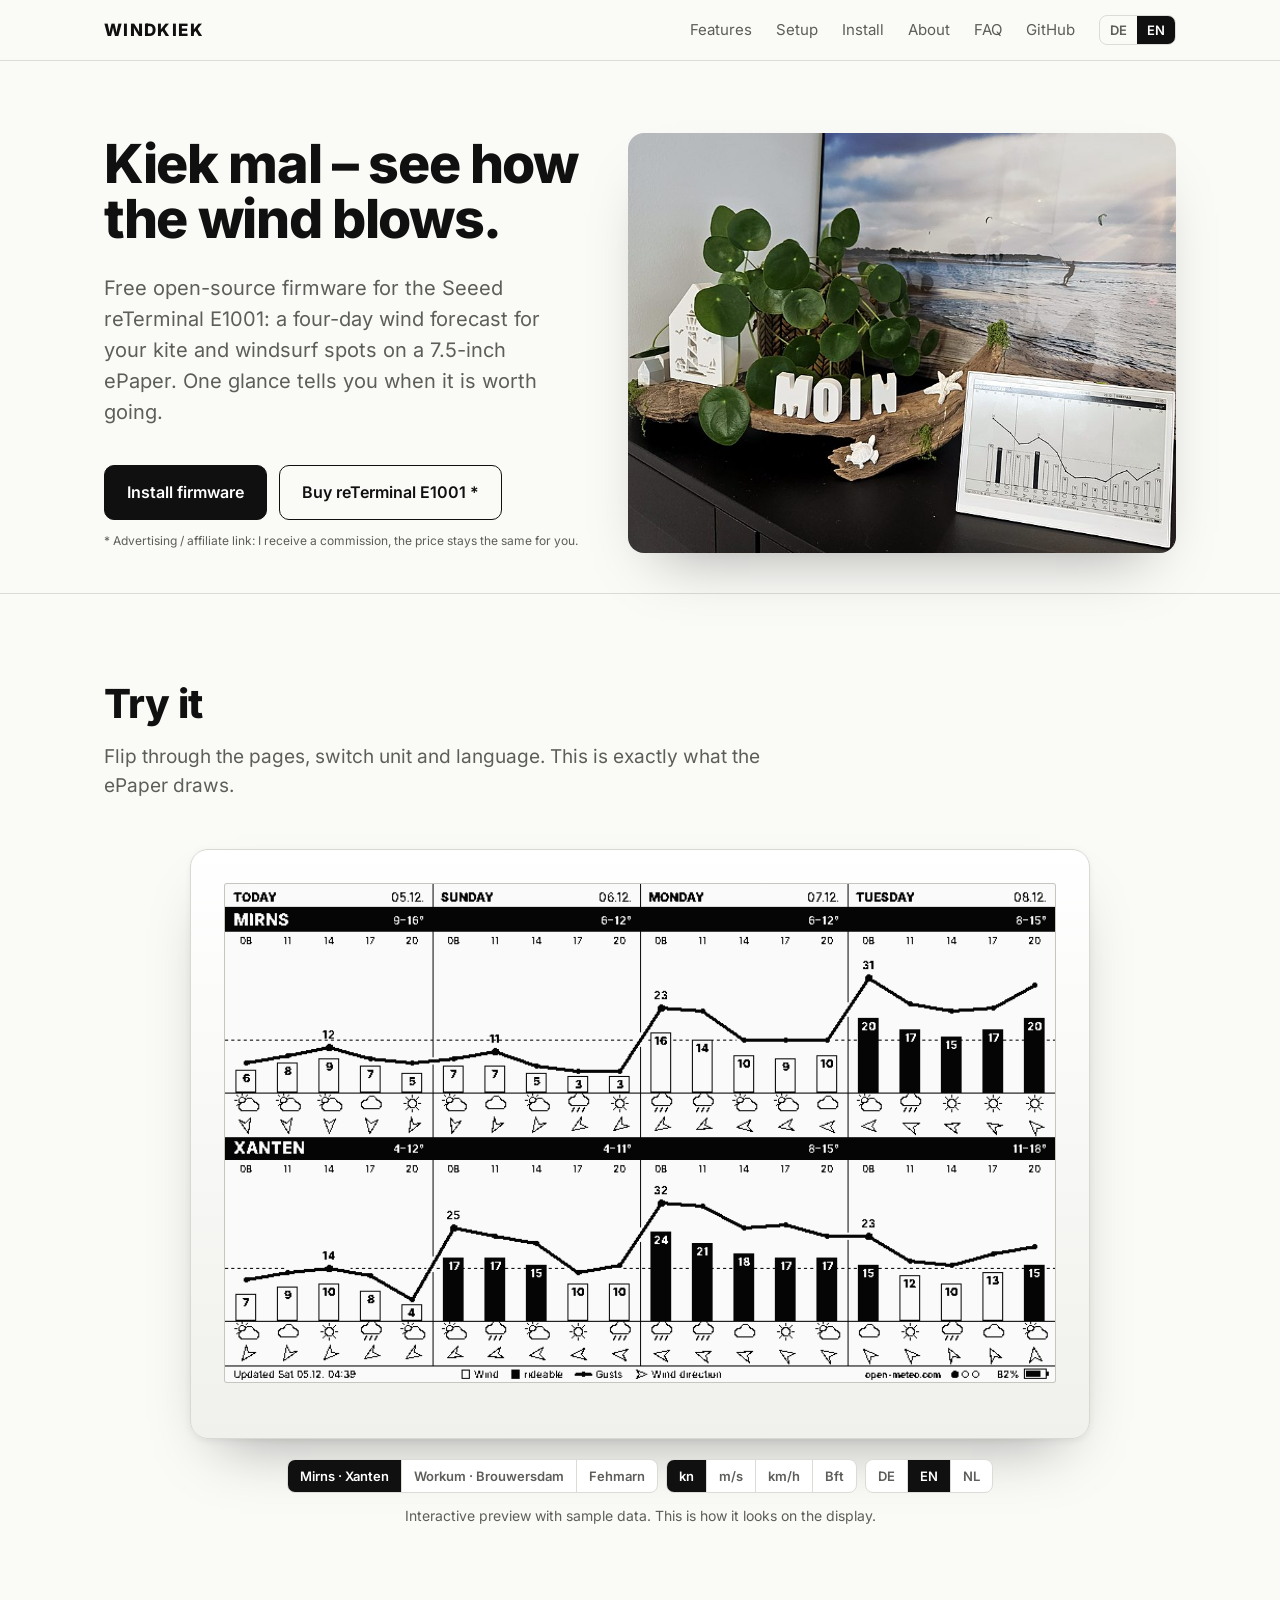
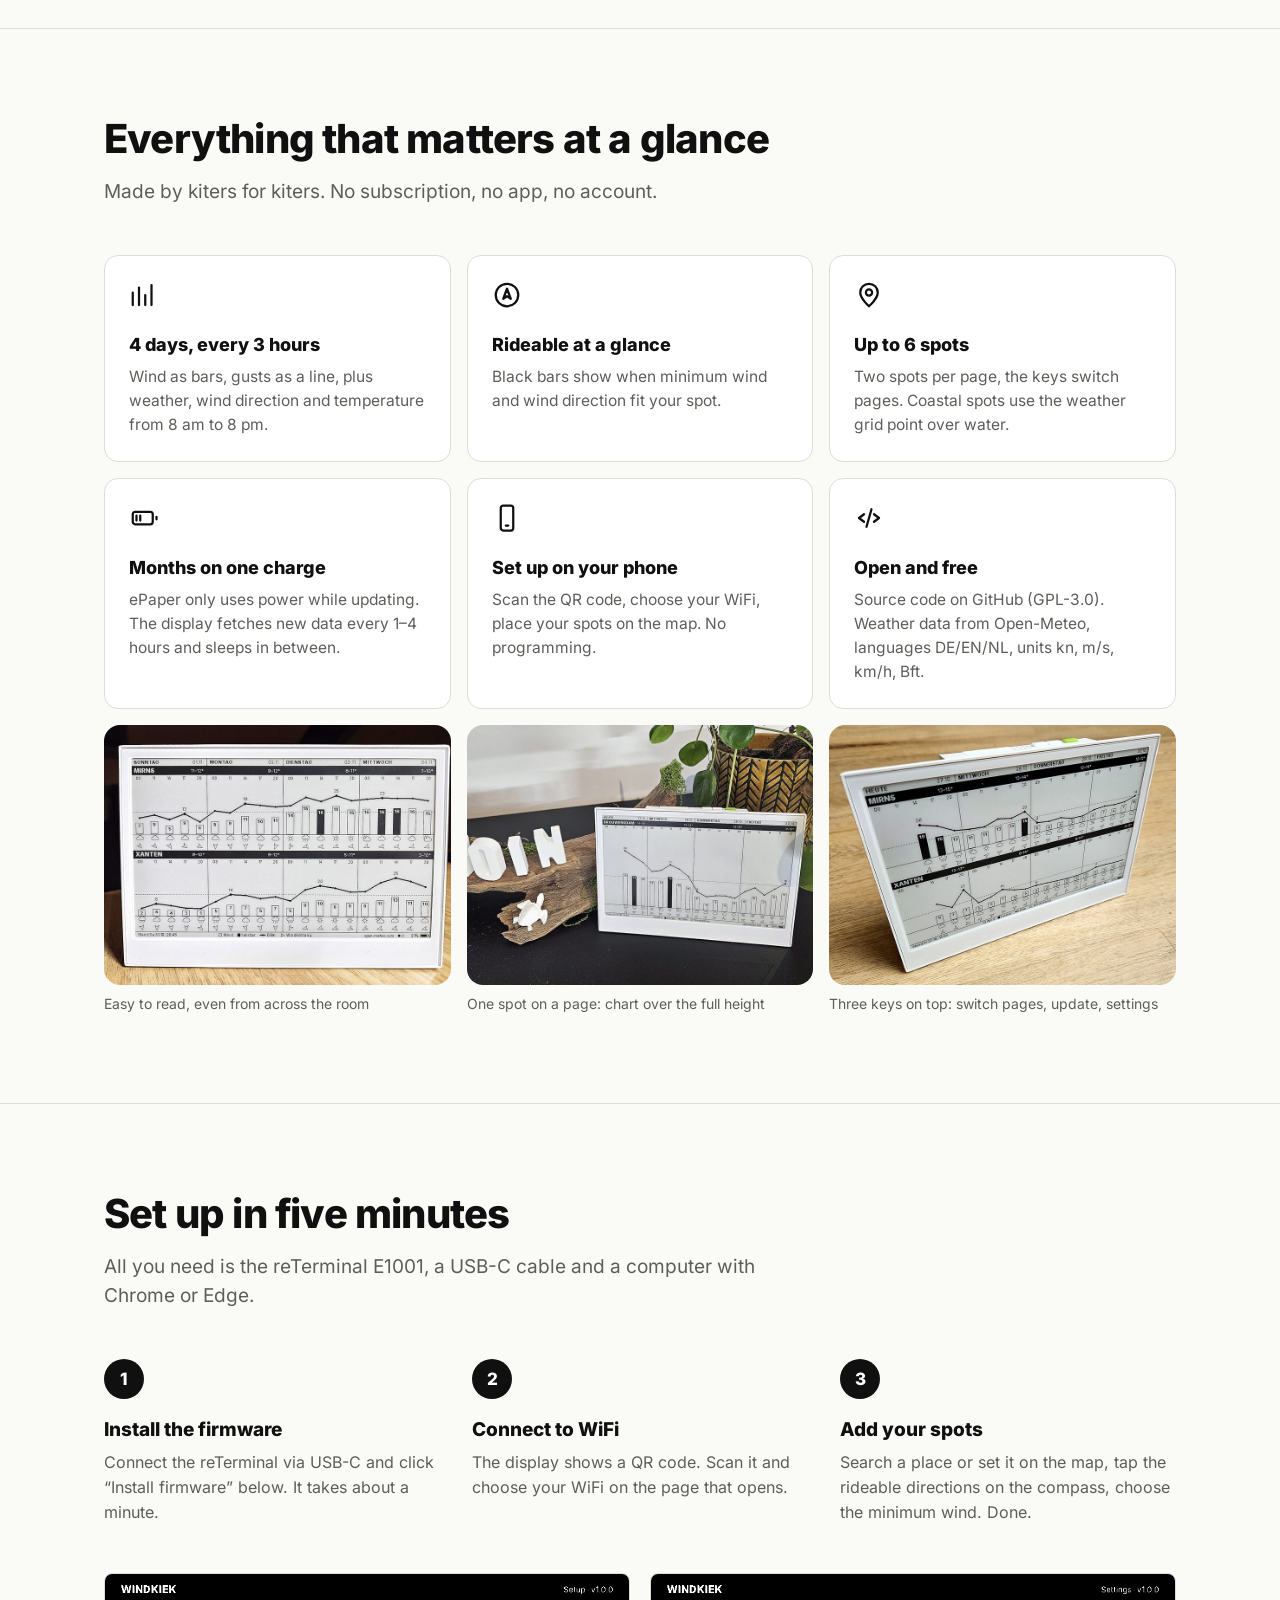
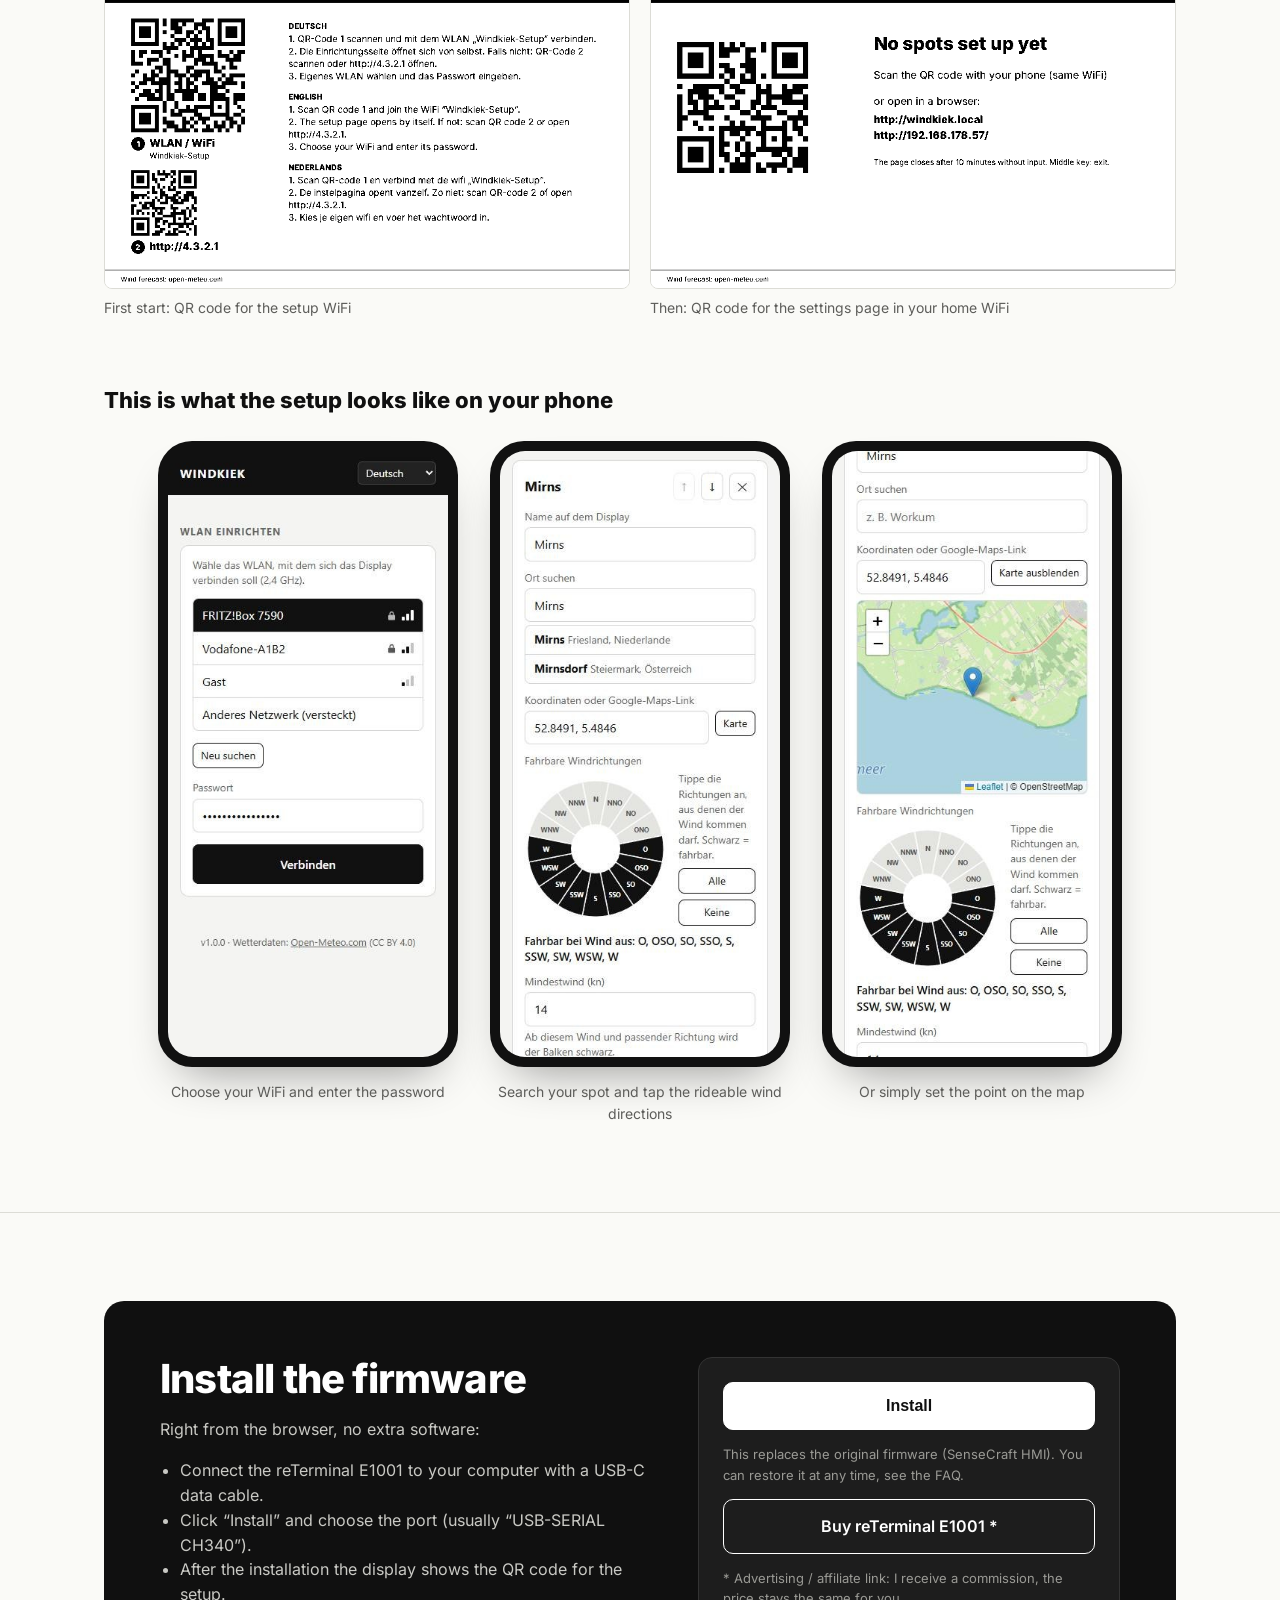
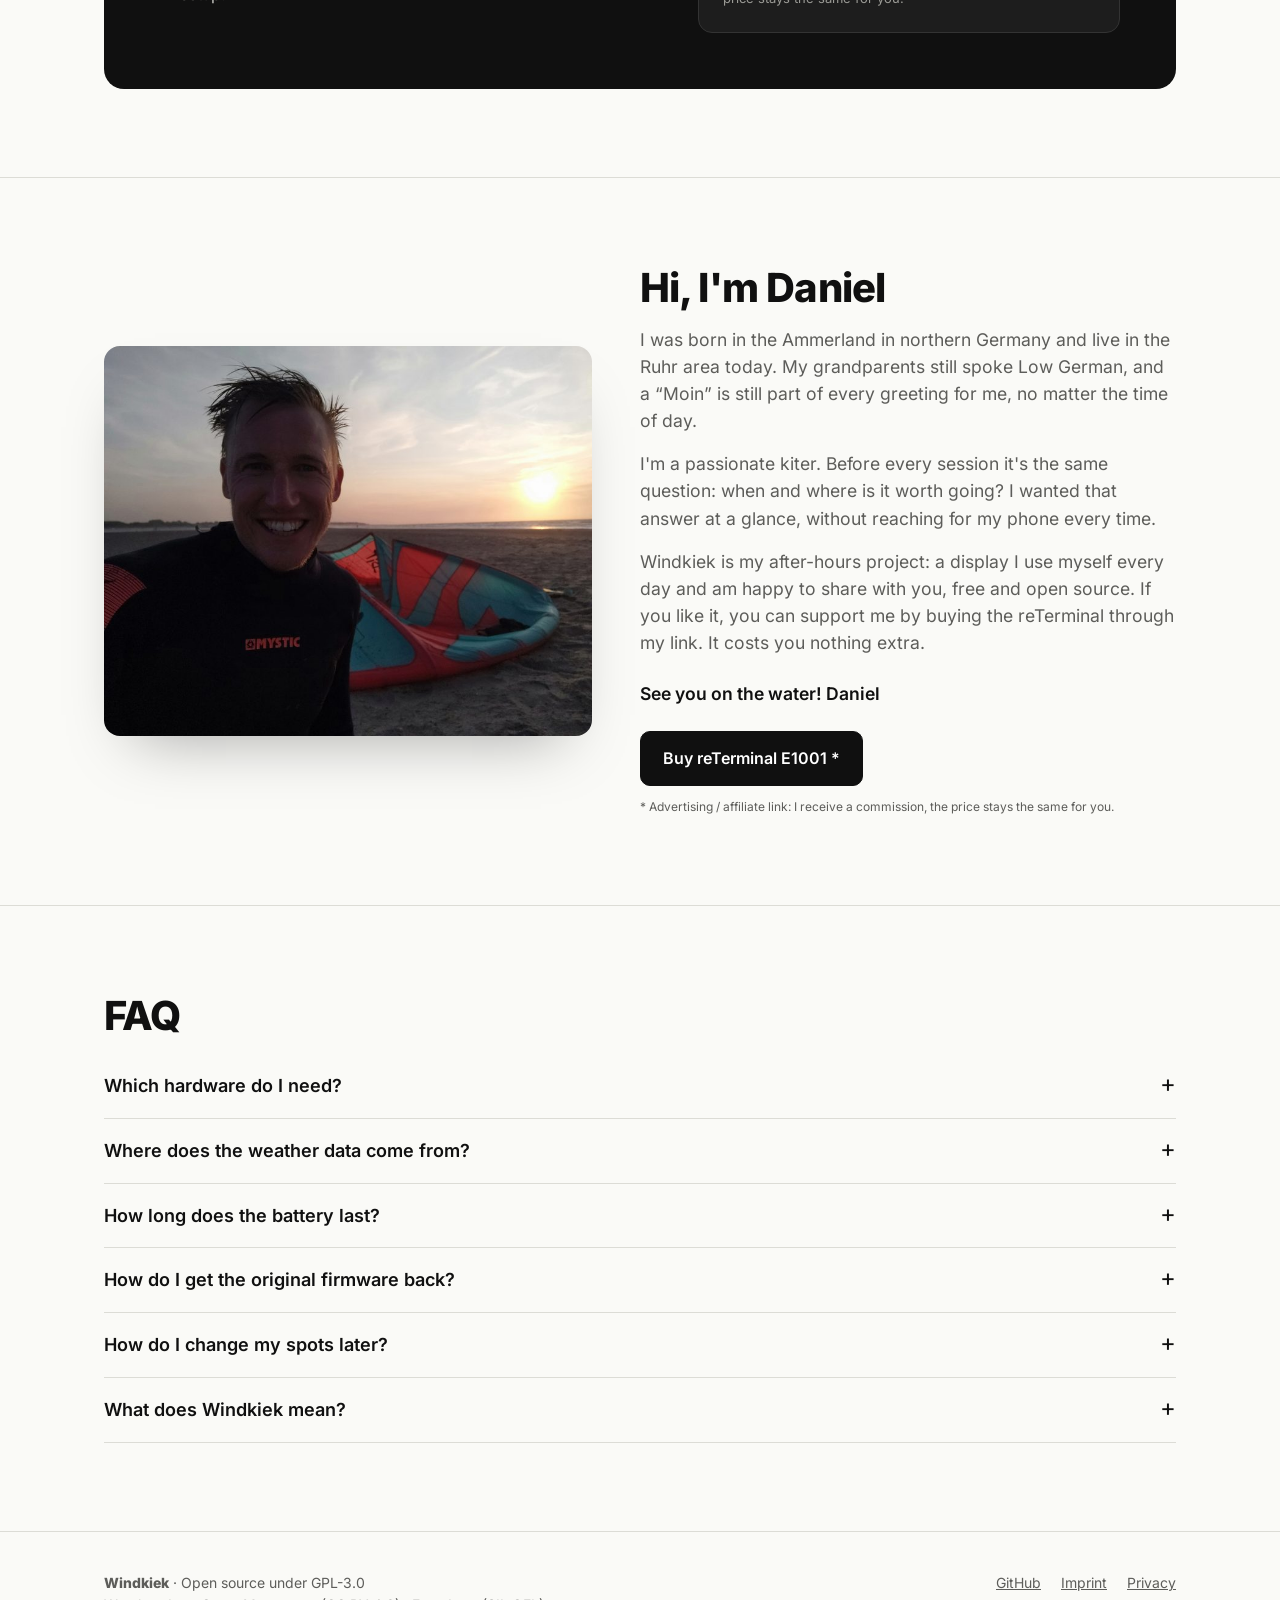
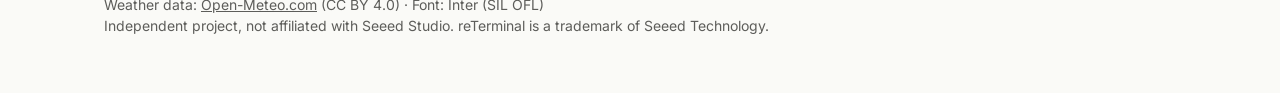
<file: site/index.html>
<!doctype html>
<html lang="de">
<head>
<meta charset="utf-8">
<meta name="viewport" content="width=device-width, initial-scale=1">
<title>Windkiek – Wind-Forecast für Kite-Spots auf ePaper</title>
<meta property="og:type" content="website">
<meta property="og:title" content="Windkiek – Wind-Forecast für Kite-Spots auf ePaper">
<meta property="og:description" content="Kostenlose Open-Source-Firmware für das Seeed reTerminal E1001: vier Tage Windvorhersage für deine Spots. Kiek mal, wie der Wind weht.">
<meta property="og:image" content="https://windkiek.de/img/social.jpg">
<meta property="og:url" content="https://windkiek.de/">
<meta property="og:image:width" content="1280">
<meta property="og:image:height" content="640">
<meta property="og:locale" content="de_DE">
<meta property="og:locale:alternate" content="en_US">
<meta name="twitter:card" content="summary_large_image">
<meta name="description" content="Kostenlose Open-Source-Firmware für das Seeed reTerminal E1001: 4-Tage-Windvorhersage für deine Kite- und Windsurf-Spots auf einem 7,5-Zoll-ePaper.">
<style>
  @font-face { font-family: Inter; font-weight: 400; font-display: swap; src: url(fonts/Inter-400.ttf); }
  @font-face { font-family: Inter; font-weight: 600; font-display: swap; src: url(fonts/Inter-600.ttf); }
  @font-face { font-family: Inter; font-weight: 800; font-display: swap; src: url(fonts/Inter-800.ttf); }
  :root { --ink: #101010; --paper: #fafaf7; --mute: #5d5d5a; --line: #dcdcd6; --soft: #efefea; --max: 1120px; }
  * { box-sizing: border-box; }
  html { scroll-behavior: smooth; }
  body { margin: 0; background: var(--paper); color: var(--ink); font: 17px/1.55 Inter, system-ui, sans-serif; -webkit-font-smoothing: antialiased; }
  a { color: inherit; }
  .wrap { max-width: var(--max); margin: 0 auto; padding: 0 24px; }
  nav { position: sticky; top: 0; z-index: 10; background: rgba(250,250,247,.92); backdrop-filter: blur(8px); border-bottom: 1px solid var(--line); }
  nav .wrap { display: flex; align-items: center; gap: 24px; height: 60px; }
  .logo { font-weight: 800; letter-spacing: .08em; text-decoration: none; margin-right: auto; }
  nav a.link { text-decoration: none; font-size: 15px; color: var(--mute); }
  nav a.link:hover { color: var(--ink); }
  .lang { display: flex; border: 1px solid var(--line); border-radius: 8px; overflow: hidden; }
  .lang button { border: 0; background: none; font: 600 13px Inter, sans-serif; padding: 6px 10px; cursor: pointer; color: var(--mute); }
  .lang button.on { background: var(--ink); color: #fff; }
  .btn { display: inline-flex; align-items: center; gap: 8px; padding: 14px 22px; border-radius: 10px; font-weight: 600; text-decoration: none; border: 1.5px solid var(--ink); cursor: pointer; font-size: 16px; background: none; color: var(--ink); }
  .btn.dark { background: var(--ink); color: #fff; }
  .btn:hover { transform: translateY(-1px); }
  .ad { font-size: 12px; color: var(--mute); }
  header.hero { padding: 72px 0 40px; }
  .hero h1 { font-size: clamp(36px, 5.4vw, 64px); line-height: 1.04; letter-spacing: -.025em; margin: 0 0 20px; font-weight: 800; max-width: 15ch; }
  .hero p.lead { font-size: 20px; color: var(--mute); max-width: 52ch; margin: 0 0 32px; }
  .cta { display: flex; flex-wrap: wrap; gap: 12px; align-items: center; }
  /* White housing like the real reTerminal, slightly wider bezel at the bottom */
  .device { margin: 56px auto 0; max-width: 900px; background: linear-gradient(#ffffff, #f0f0ec); padding: clamp(12px, 3vw, 34px) clamp(12px, 3vw, 34px) clamp(20px, 5vw, 56px);
            border: 1px solid #d9d9d3; border-radius: clamp(10px, 1.6vw, 18px); box-shadow: 0 30px 60px -28px rgba(0,0,0,.35), 0 2px 6px rgba(0,0,0,.06); }
  .device canvas { display: block; width: 100%; height: auto; background: #fff; border-radius: 2px; box-shadow: 0 0 0 1px #c9c9c2, inset 0 0 0 1px #c9c9c2; filter: contrast(.96); }
  .photo { display: block; width: 100%; height: auto; border-radius: 16px; background: var(--soft); }
  .hero-photo { margin-top: 40px; aspect-ratio: 4 / 5; object-fit: cover; box-shadow: 0 30px 60px -30px rgba(0,0,0,.35); }
  @media (min-width: 980px) {
    header.hero .wrap { display: grid; grid-template-columns: 1fr 1.15fr; gap: 0 48px; align-items: center; }
    header.hero picture { grid-column: 2; grid-row: 1 / span 3; }
    header.hero .hero-photo { margin-top: 0; aspect-ratio: auto; }
    .hero h1 { font-size: clamp(36px, 4.2vw, 56px); }
  }
  .photos { display: grid; grid-template-columns: repeat(auto-fit, minmax(260px, 1fr)); gap: 16px; margin-top: 16px; }
  .photos figure { margin: 0; }
  .photos .photo { aspect-ratio: 4 / 3; object-fit: cover; }
  .photos figcaption { color: var(--mute); font-size: 14px; margin-top: 8px; }
  #try .device { margin-top: 0; }
  .controls { display: flex; flex-wrap: wrap; justify-content: center; gap: 8px; margin: 20px auto 0; max-width: 900px; }
  .seg { display: flex; border: 1px solid var(--line); border-radius: 8px; overflow: hidden; background: #fff; }
  .seg button { border: 0; border-right: 1px solid var(--line); background: none; padding: 8px 12px; font: 600 13px Inter, sans-serif; color: var(--mute); cursor: pointer; }
  .seg button:last-child { border-right: 0; }
  .seg button.on { background: var(--ink); color: #fff; }
  .caption { text-align: center; color: var(--mute); font-size: 14px; margin-top: 12px; }
  section { padding: 88px 0; border-top: 1px solid var(--line); }
  section h2 { font-size: clamp(28px, 3.4vw, 40px); letter-spacing: -.02em; line-height: 1.1; margin: 0 0 16px; font-weight: 800; }
  section .sub { color: var(--mute); font-size: 19px; max-width: 60ch; margin: 0 0 48px; }
  .grid { display: grid; grid-template-columns: repeat(3, 1fr); gap: 16px; }
  @media (max-width: 900px) { .grid { grid-template-columns: repeat(2, 1fr); } }
  @media (max-width: 560px) { .grid { grid-template-columns: 1fr; } }
  .feat { background: #fff; border: 1px solid var(--line); border-radius: 14px; padding: 24px; }
  .feat h3 { margin: 14px 0 6px; font-size: 18px; }
  .feat p { margin: 0; color: var(--mute); font-size: 15.5px; }
  .feat svg { width: 30px; height: 30px; stroke: var(--ink); fill: none; stroke-width: 1.8; stroke-linecap: round; stroke-linejoin: round; }
  .steps { counter-reset: step; display: grid; grid-template-columns: repeat(auto-fit, minmax(260px, 1fr)); gap: 32px; }
  .step::before { counter-increment: step; content: counter(step); display: grid; place-items: center; width: 40px; height: 40px; border-radius: 50%; background: var(--ink); color: #fff; font-weight: 800; margin-bottom: 16px; }
  .step h3 { margin: 0 0 6px; font-size: 19px; }
  .step p { margin: 0; color: var(--mute); font-size: 16px; }
  .install { background: var(--ink); color: #fff; border-radius: 20px; padding: clamp(28px, 5vw, 56px); display: grid; gap: 32px; grid-template-columns: 1.2fr 1fr; }
  .install h2 { color: #fff; }
  .install p, .install li { color: #c9c9c4; font-size: 16px; }
  .install ul { padding-left: 20px; margin: 0; }
  .install .box { background: #1d1d1d; border: 1px solid #333; border-radius: 14px; padding: 24px; display: flex; flex-direction: column; justify-content: center; gap: 14px; }
  .install .btn { border-color: #fff; color: #fff; }
  .install .btn.light { background: #fff; color: var(--ink); }
  .install small { color: #9a9a95; font-size: 13px; }
  esp-web-install-button { display: block; }
  .install .box .btn { width: 100%; justify-content: center; }
  section, header { scroll-margin-top: 60px; }
  .shots { display: grid; grid-template-columns: repeat(auto-fit, minmax(300px, 1fr)); gap: 20px; margin-top: 48px; }
  .shots figure { margin: 0; }
  .shots canvas { width: 100%; height: auto; border: 1px solid var(--line); border-radius: 8px; background: #fff; display: block; }
  .shots figcaption { color: var(--mute); font-size: 14px; margin-top: 8px; }
  .phones-title { margin: 64px 0 24px; font-size: 22px; }
  .phones { display: grid; grid-template-columns: repeat(3, minmax(0, 300px)); gap: 32px; justify-content: center; }
  .phone { margin: 0; text-align: center; }
  .phone-frame { background: #111; padding: 10px; border-radius: 34px; box-shadow: 0 24px 48px -24px rgba(0,0,0,.45); }
  .phone-frame img { display: block; width: 100%; height: auto; border-radius: 25px; }
  .phone figcaption { color: var(--mute); font-size: 14px; margin-top: 14px; }
  @media (max-width: 820px) {
    .phones { grid-template-columns: none; grid-auto-flow: column; grid-auto-columns: 72%; justify-content: start; overflow-x: auto; scroll-snap-type: x mandatory; padding-bottom: 12px; }
    .phone { scroll-snap-align: center; }
  }
  .about { display: grid; grid-template-columns: 1fr 1.1fr; gap: 48px; align-items: center; }
  .about img { aspect-ratio: 5 / 4; object-fit: cover; box-shadow: 0 30px 60px -30px rgba(0,0,0,.35); }
  .about p { color: var(--mute); font-size: 17.5px; margin: 0 0 16px; max-width: 56ch; }
  .about .sign { color: var(--ink); font-weight: 600; margin-top: 24px; }
  .about .cta { margin-top: 24px; }
  @media (max-width: 820px) { .about { grid-template-columns: 1fr; gap: 28px; } }
  details { border-bottom: 1px solid var(--line); padding: 18px 0; }
  details summary { font-weight: 600; cursor: pointer; font-size: 18px; list-style: none; display: flex; justify-content: space-between; gap: 16px; }
  details summary::after { content: "+"; font-weight: 400; font-size: 24px; line-height: 1; }
  details[open] summary::after { content: "–"; }
  details p { color: var(--mute); margin: 12px 0 0; max-width: 72ch; }
  footer { border-top: 1px solid var(--line); padding: 40px 0 56px; color: var(--mute); font-size: 14px; }
  footer .wrap { display: flex; flex-wrap: wrap; gap: 12px 28px; justify-content: space-between; }
  footer nav, footer .links { position: static; background: none; border: 0; display: flex; gap: 20px; flex-wrap: wrap; }
  @media (max-width: 820px) {
    nav a.link { display: none; }
    .install { grid-template-columns: 1fr; }
    header.hero { padding-top: 48px; }
    section { padding: 64px 0; }
  }
  @media (max-width: 480px) { .wrap { padding: 0 16px; } .btn { width: 100%; justify-content: center; } }
</style>
<script type="module" src="vendor/esp-web-tools/install-button.js"></script>
<!-- Cookieless visitor statistics (GoatCounter); clicks on elements with data-goatcounter-click count as events -->
<script data-goatcounter="https://windkiek.goatcounter.com/count" async src="vendor/goatcounter/count.js"></script>
</head>
<body>
<nav><div class="wrap">
  <a class="logo" href="#">WINDKIEK</a>
  <a class="link" href="#features" data-t="navFeatures"></a>
  <a class="link" href="#setup" data-t="navSetup"></a>
  <a class="link" href="#install" data-t="navInstall"></a>
  <a class="link" href="#about" data-t="navAbout"></a>
  <a class="link" href="#faq">FAQ</a>
  <a class="link" href="https://github.com/dmk-studio/windkiek" target="_blank" rel="noopener">GitHub</a>
  <div class="lang"><button data-lang="de">DE</button><button data-lang="en">EN</button></div>
</div></nav>

<header class="hero"><div class="wrap">
  <h1 data-t="heroTitle"></h1>
  <p class="lead" data-t="heroLead"></p>
  <div class="cta">
    <a class="btn dark" href="#install" data-t="ctaInstall"></a>
    <a class="btn buy" href="#" target="_blank" rel="sponsored noopener" data-goatcounter-click="buy-hero" data-t="ctaBuy"></a>
    <span class="ad hidden" data-t="adNote"></span>
  </div>
  <picture>
    <source media="(min-width: 980px)" srcset="img/kite-800.jpg 800w, img/kite-1600.jpg 1600w" sizes="600px" width="1600" height="1227">
    <img class="photo hero-photo" src="img/kite-tall-1200.jpg" srcset="img/kite-tall-700.jpg 700w, img/kite-tall-1200.jpg 1200w" sizes="100vw" width="1200" height="1500" data-t-alt="heroAlt" alt="">
  </picture>
</div></header>

<section id="try"><div class="wrap">
  <h2 data-t="tryTitle"></h2>
  <p class="sub" data-t="trySub"></p>
  <div class="device"><canvas id="hero" width="800" height="480" aria-label="Windkiek preview"></canvas></div>
  <div class="controls">
    <div class="seg" id="pageSeg"><button data-page="0" class="on">Mirns · Xanten</button><button data-page="1">Workum · Brouwersdam</button><button data-page="2">Fehmarn</button></div>
    <div class="seg" id="unitSeg"><button data-unit="kn" class="on">kn</button><button data-unit="ms">m/s</button><button data-unit="kmh">km/h</button><button data-unit="bft">Bft</button></div>
    <div class="seg" id="langSeg"><button data-dlang="de" class="on">DE</button><button data-dlang="en">EN</button><button data-dlang="nl">NL</button></div>
  </div>
  <p class="caption" data-t="caption"></p>
</div></section>

<section id="features"><div class="wrap">
  <h2 data-t="featTitle"></h2>
  <p class="sub" data-t="featSub"></p>
  <div class="grid">
    <div class="feat"><svg viewBox="0 0 24 24"><path d="M3 20V10M8 20V6M13 20v-8M18 20V4"/></svg><h3 data-t="f1t"></h3><p data-t="f1"></p></div>
    <div class="feat"><svg viewBox="0 0 24 24"><circle cx="12" cy="12" r="9"/><path d="M12 7l3 8-3-2-3 2z"/></svg><h3 data-t="f2t"></h3><p data-t="f2"></p></div>
    <div class="feat"><svg viewBox="0 0 24 24"><path d="M12 21s-7-6.2-7-11a7 7 0 0114 0c0 4.8-7 11-7 11z"/><circle cx="12" cy="10" r="2.5"/></svg><h3 data-t="f3t"></h3><p data-t="f3"></p></div>
    <div class="feat"><svg viewBox="0 0 24 24"><rect x="3" y="7" width="16" height="10" rx="2"/><path d="M22 11v2M6 10v4M9 10v4"/></svg><h3 data-t="f4t"></h3><p data-t="f4"></p></div>
    <div class="feat"><svg viewBox="0 0 24 24"><rect x="7" y="2" width="10" height="20" rx="2"/><path d="M11 18h2"/></svg><h3 data-t="f5t"></h3><p data-t="f5"></p></div>
    <div class="feat"><svg viewBox="0 0 24 24"><path d="M8 9l-4 3 4 3M16 9l4 3-4 3M14 5l-4 14"/></svg><h3 data-t="f6t"></h3><p data-t="f6"></p></div>
  </div>
  <div class="photos">
    <figure><img class="photo" src="img/front-close-1600.jpg" srcset="img/front-close-800.jpg 800w, img/front-close-1600.jpg 1600w" sizes="(min-width: 980px) 350px, 100vw" width="1600" height="1200" data-t-alt="alt1" alt="" loading="lazy"><figcaption data-t="ph1"></figcaption></figure>
    <figure><img class="photo" src="img/single-spot-1600.jpg" srcset="img/single-spot-800.jpg 800w, img/single-spot-1600.jpg 1600w" sizes="(min-width: 980px) 350px, 100vw" width="1600" height="1200" data-t-alt="alt2" alt="" loading="lazy"><figcaption data-t="ph2"></figcaption></figure>
    <figure><img class="photo" src="img/angle-keys-1600.jpg" srcset="img/angle-keys-800.jpg 800w, img/angle-keys-1600.jpg 1600w" sizes="(min-width: 980px) 350px, 100vw" width="1600" height="1200" data-t-alt="alt3" alt="" loading="lazy"><figcaption data-t="ph3"></figcaption></figure>
  </div>
</div></section>

<section id="setup"><div class="wrap">
  <h2 data-t="setupTitle"></h2>
  <p class="sub" data-t="setupSub"></p>
  <div class="steps">
    <div class="step"><h3 data-t="s1t"></h3><p data-t="s1"></p></div>
    <div class="step"><h3 data-t="s2t"></h3><p data-t="s2"></p></div>
    <div class="step"><h3 data-t="s3t"></h3><p data-t="s3"></p></div>
  </div>
  <div class="shots">
    <figure><canvas id="shotWifi" width="800" height="480"></canvas><figcaption data-t="shot1"></figcaption></figure>
    <figure><canvas id="shotSettings" width="800" height="480"></canvas><figcaption data-t="shot2"></figcaption></figure>
  </div>
  <h3 class="phones-title" data-t="phonesTitle"></h3>
  <div class="phones">
    <figure class="phone"><div class="phone-frame"><img src="img/phone-wifi.jpg" width="375" height="812" data-t-alt="altPw1" alt="" loading="lazy"></div><figcaption data-t="pw1"></figcaption></figure>
    <figure class="phone"><div class="phone-frame"><img src="img/phone-spot.jpg" width="375" height="812" data-t-alt="altPw2" alt="" loading="lazy"></div><figcaption data-t="pw2"></figcaption></figure>
    <figure class="phone"><div class="phone-frame"><img src="img/phone-map.jpg" width="375" height="812" data-t-alt="altPw3" alt="" loading="lazy"></div><figcaption data-t="pw3"></figcaption></figure>
  </div>
</div></section>

<section id="install"><div class="wrap">
  <div class="install">
    <div>
      <h2 data-t="instTitle"></h2>
      <p data-t="instSub"></p>
      <ul>
        <li data-t="i1"></li>
        <li data-t="i2"></li>
        <li data-t="i3"></li>
      </ul>
    </div>
    <div class="box">
      <esp-web-install-button manifest="firmware/manifest.json">
        <button slot="activate" class="btn light" data-goatcounter-click="install" data-t="instBtn"></button>
        <span slot="unsupported"><small data-t="instUnsupported"></small></span>
        <span slot="not-allowed"><small data-t="instNotAllowed"></small></span>
      </esp-web-install-button>
      <small data-t="instNote"></small>
      <a class="btn buy" href="#" target="_blank" rel="sponsored noopener" data-goatcounter-click="buy-install" data-t="ctaBuy"></a>
      <small class="ad hidden" data-t="adNote"></small>
    </div>
  </div>
</div></section>

<section id="about"><div class="wrap about">
  <img class="photo" src="img/daniel-800.jpg" srcset="img/daniel-800.jpg 800w, img/daniel-1600.jpg 1600w" sizes="(min-width: 820px) 520px, 100vw" width="1600" height="1280" data-t-alt="aboutAlt" alt="" loading="lazy">
  <div>
    <h2 data-t="aboutTitle"></h2>
    <p data-t="aboutHome"></p>
    <p data-t="about1"></p>
    <p><span data-t="about2"></span><span class="aff hidden"> <span data-t="about3"></span></span></p>
    <p class="sign" data-t="aboutSign"></p>
    <div class="cta aff hidden">
      <a class="btn dark buy" href="#" target="_blank" rel="sponsored noopener" data-goatcounter-click="buy-about" data-t="ctaBuy"></a>
      <span class="ad hidden" data-t="adNote"></span>
    </div>
  </div>
</div></section>

<section id="faq"><div class="wrap">
  <h2>FAQ</h2>
  <div>
    <details><summary data-t="q1"></summary><p data-t="a1"></p></details>
    <details><summary data-t="q2"></summary><p data-t="a2"></p></details>
    <details><summary data-t="q3"></summary><p data-t="a3"></p></details>
    <details><summary data-t="q4"></summary><p data-t="a4" data-html></p></details>
    <details><summary data-t="q5"></summary><p data-t="a5"></p></details>
    <details><summary data-t="q7"></summary><p data-t="a7"></p></details>
  </div>
</div></section>

<footer><div class="wrap">
  <div><b>Windkiek</b> · <span data-t="footLicense"></span><br><span data-t="footData" data-html></span><br><span data-t="footSeeed"></span></div>
  <div class="links">
    <a href="https://github.com/dmk-studio/windkiek" target="_blank" rel="noopener">GitHub</a>
    <a href="impressum.html" data-t="imprint"></a>
    <a href="datenschutz.html" data-t="privacy"></a>
  </div>
</div></footer>

<script type="module">
import { createScreen, demoForecast, loadFonts } from "./preview.js";

// Shop link for the reTerminal E1001. Set AFFILIATE to true once it is an affiliate link:
// the page then labels the links as advertising, as required in Germany.
const BUY_URL = "https://openelab.de/products/seeed-studio-reterminal-e1001-epaper?sca_ref=12656165.HNYtblMxfaBWYB";
const AFFILIATE = true;

const T = {
  de: {
    navFeatures: "Funktionen", navSetup: "Einrichtung", navInstall: "Installieren",
    heroTitle: "Kiek mal, wie der Wind weht.",
    heroLead: "Kostenlose Open-Source-Firmware für das Seeed reTerminal E1001: vier Tage Windvorhersage für deine Kite- und Windsurf-Spots auf einem 7,5-Zoll-ePaper. Ein Blick reicht, um zu sehen, wann es sich lohnt.",
    ctaInstall: "Firmware installieren", ctaBuy: "reTerminal E1001 kaufen",
    adNote: "* Werbung / Affiliate-Link: Ich erhalte eine Provision, für dich ändert sich der Preis nicht.",
    caption: "Interaktive Vorschau mit Beispieldaten. So sieht es auf dem Display aus.",
    heroAlt: "Windkiek auf einem Sideboard vor einem Kitesurf-Foto, das Display zeigt den Wind-Forecast für Brouwersdam",
    tryTitle: "Probier es aus", trySub: "Blättere durch die Seiten, wechsle Einheit und Sprache. Genau so zeichnet es das ePaper.",
    ph1: "Gut ablesbar, auch von der anderen Seite des Raums", ph2: "Ein Spot auf der Seite: Diagramm über die volle Höhe", ph3: "Drei Tasten oben: blättern, aktualisieren, Einstellungen",
    alt1: "Windkiek-Display von vorne auf einem Holztisch, Vorhersage für Mirns und Xanten",
    alt2: "Windkiek-Display auf einem dunklen Sideboard neben einem Moin-Schriftzug aus Treibholz, Vorhersage für Brouwersdam",
    alt3: "Windkiek-Display schräg von der Seite, oben auf dem Gehäuse die Tasten",
    altPw1: "Handy-Screenshot: Liste der gefundenen WLAN-Netze mit Signalstärke",
    altPw2: "Handy-Screenshot: Spot-Einstellungen mit Ortssuche, Kompassrose und Mindestwind",
    altPw3: "Handy-Screenshot: Karte, auf der der Spot gesetzt wird",
    featTitle: "Alles Wichtige auf einen Blick",
    featSub: "Entwickelt von Kitern für Kiter. Kein Abo, keine App, kein Konto.",
    f1t: "4 Tage, alle 3 Stunden", f1: "Wind als Balken, Böen als Linie, dazu Wetter, Windrichtung und Temperatur von 8 bis 20 Uhr.",
    f2t: "Fahrbar auf einen Blick", f2: "Schwarze Balken zeigen, wann Mindestwind und Windrichtung für deinen Spot passen.",
    f3t: "Bis zu 6 Spots", f3: "Zwei Spots pro Seite, mit den Tasten blätterst du weiter. Küstenspots nutzen den Wetterpunkt über dem Wasser.",
    f4t: "Monate mit einer Ladung", f4: "ePaper braucht nur beim Aktualisieren Strom. Das Display holt alle 1–4 Stunden neue Daten und schläft dazwischen.",
    f5t: "Einrichtung am Handy", f5: "QR-Code scannen, WLAN wählen, Spots auf der Karte setzen. Ganz ohne Programmieren.",
    f6t: "Offen und kostenlos", f6: "Quellcode auf GitHub (GPL-3.0). Wetterdaten von Open-Meteo, Sprachen DE/EN/NL, Einheiten kn, m/s, km/h, Bft.",
    setupTitle: "In fünf Minuten eingerichtet",
    setupSub: "Du brauchst nur das reTerminal E1001, ein USB-C-Kabel und einen Computer mit Chrome oder Edge.",
    s1t: "Firmware aufspielen", s1: "reTerminal per USB-C anschließen und unten auf „Firmware installieren“ klicken. Das dauert etwa eine Minute.",
    s2t: "WLAN verbinden", s2: "Das Display zeigt einen QR-Code. Scannen, und auf der Seite, die sich öffnet, dein WLAN auswählen.",
    s3t: "Spots eintragen", s3: "Ort suchen oder auf der Karte setzen, fahrbare Windrichtungen auf der Kompassrose antippen, Mindestwind wählen. Fertig.",
    phonesTitle: "So sieht die Einrichtung am Handy aus",
    pw1: "WLAN auswählen und Passwort eingeben", pw2: "Spot suchen und fahrbare Windrichtungen antippen", pw3: "Oder den Punkt einfach auf der Karte setzen",
    shot1: "Erster Start: QR-Code für das Einrichtungs-WLAN", shot2: "Danach: QR-Code für die Einstellungsseite im Heim-WLAN",
    instTitle: "Firmware installieren",
    instSub: "Direkt aus dem Browser, ohne zusätzliche Software:",
    i1: "reTerminal E1001 mit einem USB-C-Datenkabel an den Computer anschließen.",
    i2: "Auf „Installieren“ klicken und den Port auswählen (meist „USB-SERIAL CH340“).",
    i3: "Nach der Installation zeigt das Display den QR-Code für die Einrichtung.",
    instBtn: "Installieren",
    instUnsupported: "Dein Browser unterstützt Web Serial nicht. Bitte Chrome oder Edge am Computer verwenden.",
    instNotAllowed: "Die Installation funktioniert nur über eine sichere Verbindung (https).",
    instNote: "Die Original-Firmware (SenseCraft HMI) wird dabei überschrieben. Du kannst sie jederzeit wieder aufspielen, siehe FAQ.",
    navAbout: "Über mich",
    aboutTitle: "Hi, ich bin Daniel",
    aboutAlt: "Daniel im Neoprenanzug am Strand bei Sonnenuntergang, daneben sein Kite im Sand",
    aboutHome: "Gebürtig komme ich aus dem Ammerland im Norden Deutschlands, heute lebe ich im Ruhrgebiet. Bei meinen Großeltern wurde noch Plattdeutsch gesnackt, und ein „Moin“ gehört für mich bis heute einfach dazu, egal zu welcher Tageszeit.",
    about1: "Ich bin leidenschaftlicher Kiter. Vor jeder Session stellt sich dieselbe Frage: Wann und wo lohnt es sich? Genau diese Antwort wollte ich auf einen Blick haben, ohne jedes Mal das Handy zu zücken.",
    about2: "Windkiek ist mein Feierabendprojekt: ein Display, das ich selbst jeden Tag nutze und gerne mit euch teile, kostenlos und als Open Source.",
    about3: "Wenn es euch gefällt, unterstützt mich gerne, indem ihr das reTerminal über meinen Link kauft. Für euch entstehen keine Mehrkosten.",
    aboutSign: "Wir sehen uns auf dem Wasser! Daniel",
    q1: "Welche Hardware brauche ich?", a1: "Das Seeed reTerminal E1001 (ESP32-S3 mit 7,5-Zoll-Schwarz-Weiß-ePaper, 800 × 480 Pixel, Akku und drei Tasten). Andere Modelle der E-Serie werden derzeit nicht unterstützt.",
    q2: "Woher kommen die Wetterdaten?", a2: "Von Open-Meteo.com, mit dem Modell „Best Match“: Für jeden Ort wird automatisch das passendste Wettermodell gewählt, in den Niederlanden zum Beispiel KNMI Harmonie. Das Display fragt die Daten selbst ab, es gibt keinen eigenen Server dazwischen.",
    q3: "Wie lange hält der Akku?", a3: "Bei einer Aktualisierung alle 2 Stunden mehrere Wochen bis Monate, je nach WLAN-Empfang. Am USB-Netzteil läuft es dauerhaft.",
    q4: "Wie bekomme ich die Original-Firmware zurück?", a4: "Seeed bietet die SenseCraft-HMI-Firmware zum Aufspielen im Browser an. Die Anleitung findest du in der <a href=\"https://sensecraft-hmi-docs.seeed.cc/en/guides/getting_started/#update-your-device-firmware\" target=\"_blank\" rel=\"noopener\">SenseCraft-HMI-Dokumentation</a>.",
    q5: "Wie ändere ich später meine Spots?", a5: "Die mittlere Taste 3 Sekunden gedrückt halten. Das Display zeigt dann einen QR-Code für die Einstellungsseite. Bei 10 Sekunden werden alle Einstellungen gelöscht.",
    q7: "Was heißt Windkiek?", a7: "„Kieken“ ist plattdeutsch für gucken, im Niederländischen ist ein „kiekje“ ein Schnappschuss. Windkiek ist also der schnelle Blick auf den Wind: zu Hause, ohne App. Daher auch unser Motto: „Kiek mal, wie der Wind weht.“",
    footLicense: "Open Source unter GPL-3.0", footData: "Wetterdaten: <a href=\"https://open-meteo.com\" target=\"_blank\" rel=\"noopener\">Open-Meteo.com</a> (CC BY 4.0) · Schrift: Inter (SIL OFL)",
    footSeeed: "Unabhängiges Projekt, nicht mit Seeed Studio verbunden. reTerminal ist eine Marke von Seeed Technology.",
    imprint: "Impressum", privacy: "Datenschutz",
  },
  en: {
    navFeatures: "Features", navSetup: "Setup", navInstall: "Install",
    heroTitle: "Kiek mal – see how the wind blows.",
    heroLead: "Free open-source firmware for the Seeed reTerminal E1001: a four-day wind forecast for your kite and windsurf spots on a 7.5-inch ePaper. One glance tells you when it is worth going.",
    ctaInstall: "Install firmware", ctaBuy: "Buy reTerminal E1001",
    adNote: "* Advertising / affiliate link: I receive a commission, the price stays the same for you.",
    caption: "Interactive preview with sample data. This is how it looks on the display.",
    heroAlt: "Windkiek on a sideboard in front of a kitesurfing photo, the display shows the wind forecast for Brouwersdam",
    tryTitle: "Try it", trySub: "Flip through the pages, switch unit and language. This is exactly what the ePaper draws.",
    ph1: "Easy to read, even from across the room", ph2: "One spot on a page: chart over the full height", ph3: "Three keys on top: switch pages, update, settings",
    alt1: "Windkiek display from the front on a wooden table, forecast for Mirns and Xanten",
    alt2: "Windkiek display on a dark sideboard next to a driftwood Moin sign, forecast for Brouwersdam",
    alt3: "Windkiek display at an angle, the keys on top of the housing",
    altPw1: "Phone screenshot: list of WiFi networks with signal strength",
    altPw2: "Phone screenshot: spot settings with place search, compass rose and minimum wind",
    altPw3: "Phone screenshot: map for placing the spot",
    featTitle: "Everything that matters at a glance",
    featSub: "Made by kiters for kiters. No subscription, no app, no account.",
    f1t: "4 days, every 3 hours", f1: "Wind as bars, gusts as a line, plus weather, wind direction and temperature from 8 am to 8 pm.",
    f2t: "Rideable at a glance", f2: "Black bars show when minimum wind and wind direction fit your spot.",
    f3t: "Up to 6 spots", f3: "Two spots per page, the keys switch pages. Coastal spots use the weather grid point over water.",
    f4t: "Months on one charge", f4: "ePaper only uses power while updating. The display fetches new data every 1–4 hours and sleeps in between.",
    f5t: "Set up on your phone", f5: "Scan the QR code, choose your WiFi, place your spots on the map. No programming.",
    f6t: "Open and free", f6: "Source code on GitHub (GPL-3.0). Weather data from Open-Meteo, languages DE/EN/NL, units kn, m/s, km/h, Bft.",
    setupTitle: "Set up in five minutes",
    setupSub: "All you need is the reTerminal E1001, a USB-C cable and a computer with Chrome or Edge.",
    s1t: "Install the firmware", s1: "Connect the reTerminal via USB-C and click “Install firmware” below. It takes about a minute.",
    s2t: "Connect to WiFi", s2: "The display shows a QR code. Scan it and choose your WiFi on the page that opens.",
    s3t: "Add your spots", s3: "Search a place or set it on the map, tap the rideable directions on the compass, choose the minimum wind. Done.",
    phonesTitle: "This is what the setup looks like on your phone",
    pw1: "Choose your WiFi and enter the password", pw2: "Search your spot and tap the rideable wind directions", pw3: "Or simply set the point on the map",
    shot1: "First start: QR code for the setup WiFi", shot2: "Then: QR code for the settings page in your home WiFi",
    instTitle: "Install the firmware",
    instSub: "Right from the browser, no extra software:",
    i1: "Connect the reTerminal E1001 to your computer with a USB-C data cable.",
    i2: "Click “Install” and choose the port (usually “USB-SERIAL CH340”).",
    i3: "After the installation the display shows the QR code for the setup.",
    instBtn: "Install",
    instUnsupported: "Your browser does not support Web Serial. Please use Chrome or Edge on a computer.",
    instNotAllowed: "Installing only works over a secure connection (https).",
    instNote: "This replaces the original firmware (SenseCraft HMI). You can restore it at any time, see the FAQ.",
    navAbout: "About",
    aboutTitle: "Hi, I'm Daniel",
    aboutAlt: "Daniel in a wetsuit on the beach at sunset, his kite lying in the sand next to him",
    aboutHome: "I was born in the Ammerland in northern Germany and live in the Ruhr area today. My grandparents still spoke Low German, and a “Moin” is still part of every greeting for me, no matter the time of day.",
    about1: "I'm a passionate kiter. Before every session it's the same question: when and where is it worth going? I wanted that answer at a glance, without reaching for my phone every time.",
    about2: "Windkiek is my after-hours project: a display I use myself every day and am happy to share with you, free and open source.",
    about3: "If you like it, you can support me by buying the reTerminal through my link. It costs you nothing extra.",
    aboutSign: "See you on the water! Daniel",
    q1: "Which hardware do I need?", a1: "The Seeed reTerminal E1001 (ESP32-S3 with a 7.5-inch black-and-white ePaper, 800 × 480 pixels, battery and three keys). Other E-series models are not supported yet.",
    q2: "Where does the weather data come from?", a2: "From Open-Meteo.com with the “best match” model: the most suitable weather model is chosen for each place, for example KNMI Harmonie in the Netherlands. The display requests the data itself, there is no server in between.",
    q3: "How long does the battery last?", a3: "Several weeks to months with an update every 2 hours, depending on the WiFi signal. On a USB power supply it runs permanently.",
    q4: "How do I get the original firmware back?", a4: "Seeed offers the SenseCraft HMI firmware for flashing in the browser. See the <a href=\"https://sensecraft-hmi-docs.seeed.cc/en/guides/getting_started/#update-your-device-firmware\" target=\"_blank\" rel=\"noopener\">SenseCraft HMI documentation</a>.",
    q5: "How do I change my spots later?", a5: "Hold the middle key for 3 seconds. The display then shows a QR code for the settings page. Holding it for 10 seconds erases all settings.",
    q7: "What does Windkiek mean?", a7: "“Kieken” is Low German for “to take a look”, and in Dutch a “kiekje” is a snapshot. Windkiek is the quick look at the wind: at home, no app needed. Hence our motto: “Kiek mal, wie der Wind weht”, roughly “take a look at how the wind blows”.",
    footLicense: "Open source under GPL-3.0", footData: "Weather data: <a href=\"https://open-meteo.com\" target=\"_blank\" rel=\"noopener\">Open-Meteo.com</a> (CC BY 4.0) · Font: Inter (SIL OFL)",
    footSeeed: "Independent project, not affiliated with Seeed Studio. reTerminal is a trademark of Seeed Technology.",
    imprint: "Imprint", privacy: "Privacy",
  },
};

const SPOTS = [
  { name: "Mirns", dirs: 0b0001111111110000, min: 14 },
  { name: "Xanten", dirs: 0xffff, min: 14 },
  { name: "Workum", dirs: 0b1111000000011111, min: 15 },
  { name: "Brouwersdam", dirs: 0b1111111000000001, min: 16 },
  { name: "Fehmarn", dirs: 0xffff, min: 13 },
];
const now = Date.now();
const FCS = SPOTS.map((_, i) => demoForecast(i + 3, now));
const view = { page: 0, unit: "kn", lang: "de" };
let siteLang = (localStorage.getItem("lang") || navigator.language || "de").startsWith("de") ? "de" : "en";

const hero = createScreen(document.getElementById("hero"));
function drawHero() {
  const idx = [view.page * 2, view.page * 2 + 1].filter(i => i < SPOTS.length);
  hero.page({ lang: view.lang, unit: view.unit }, idx.map(i => SPOTS[i]), idx.map(i => FCS[i]), view.page, 3, true, 82, now);
}
function drawShots() {
  createScreen(document.getElementById("shotWifi")).setupWifi(null);
  createScreen(document.getElementById("shotSettings")).settingsInfo({ lang: view.lang }, "192.168.178.57", true);
}

function seg(id, key, attr) {
  const el = document.getElementById(id);
  el.addEventListener("click", e => {
    const b = e.target.closest("button");
    if (!b) return;
    el.querySelectorAll("button").forEach(x => x.classList.toggle("on", x === b));
    view[key] = attr === "page" ? +b.dataset[attr] : b.dataset[attr];
    drawHero();
    if (key === "lang") drawShots();
  });
}
seg("pageSeg", "page", "page");
seg("unitSeg", "unit", "unit");
seg("langSeg", "lang", "dlang");

function applyLang(l) {
  siteLang = l;
  try { localStorage.setItem("lang", l); } catch {}
  document.documentElement.lang = l;
  document.querySelectorAll("[data-t]").forEach(el => {
    const v = T[l][el.dataset.t];
    if (v == null) return;
    if (el.hasAttribute("data-html")) el.innerHTML = v; else el.textContent = v;
  });
  document.querySelectorAll("[data-t-alt]").forEach(el => el.alt = T[l][el.dataset.tAlt] || "");
  document.querySelectorAll(".lang button").forEach(b => b.classList.toggle("on", b.dataset.lang === l));
  document.querySelectorAll("a.buy").forEach(a => { a.href = BUY_URL; if (AFFILIATE) a.textContent += " *"; });
  document.querySelectorAll(".ad, .aff").forEach(el => el.classList.toggle("hidden", !AFFILIATE));
  // Display language follows the site language until chosen explicitly
  if (!document.querySelector("#langSeg button.on")?.dataset.picked) {
    view.lang = l;
    document.querySelectorAll("#langSeg button").forEach(b => b.classList.toggle("on", b.dataset.dlang === l));
  }
}
document.querySelectorAll(".lang button").forEach(b => b.addEventListener("click", () => { applyLang(b.dataset.lang); drawHero(); drawShots(); }));
document.getElementById("langSeg").addEventListener("click", e => { const b = e.target.closest("button"); if (b) b.dataset.picked = "1"; });

applyLang(siteLang);
await loadFonts();
drawHero();
drawShots();
</script>
<style>.hidden { display: none !important; }</style>
</body>
</html>
</file>
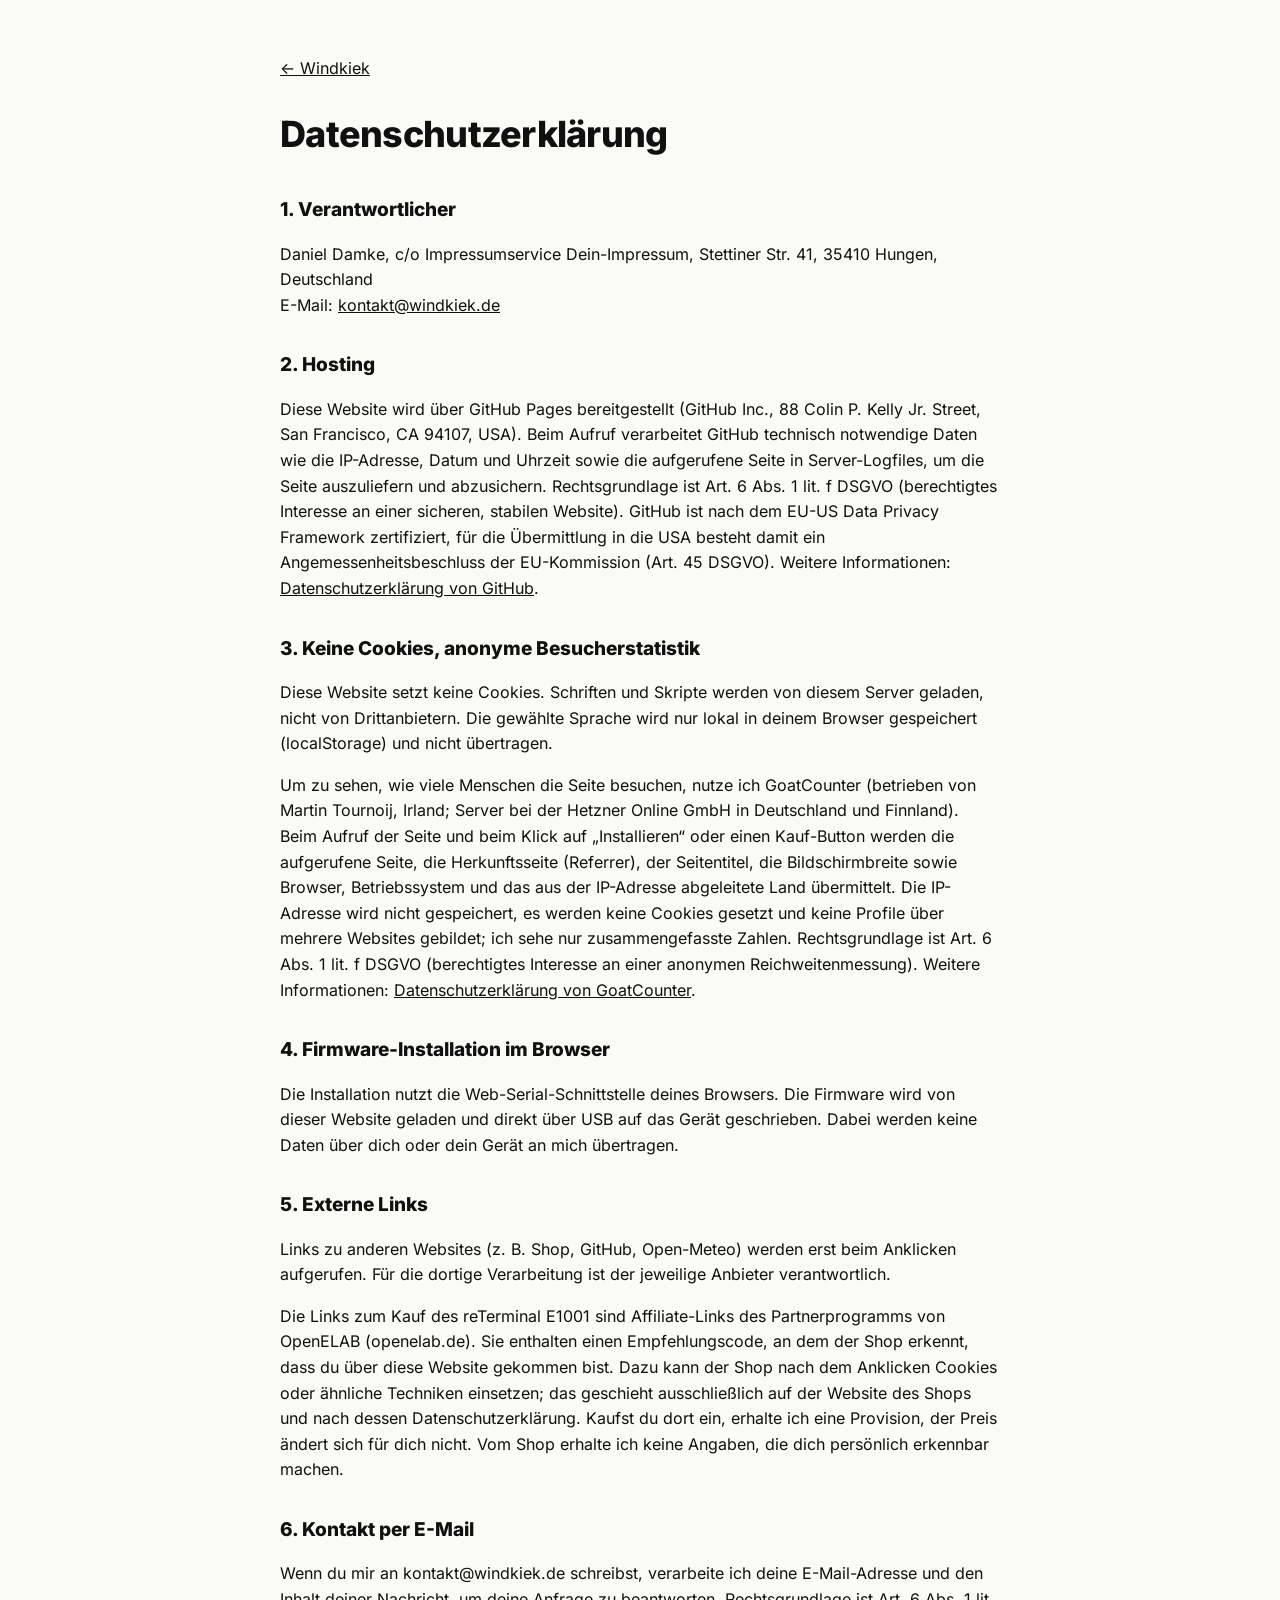
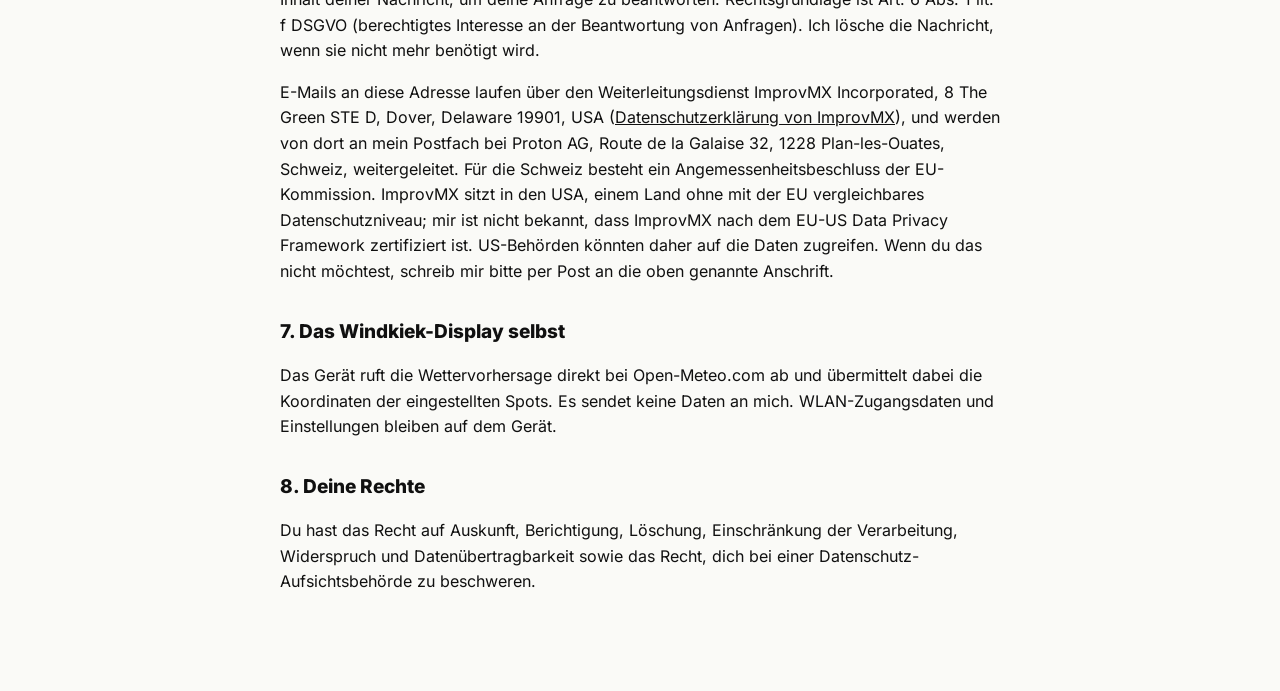
<file: site/datenschutz.html>
<!doctype html>
<html lang="de">
<head>
<meta charset="utf-8">
<meta name="viewport" content="width=device-width, initial-scale=1">
<meta name="robots" content="noindex">
<title>Datenschutz – Windkiek</title>
<link rel="stylesheet" href="legal.css">
</head>
<body>
<main>
<p><a href="index.html">← Windkiek</a></p>
<h1>Datenschutzerklärung</h1>

<!-- Beschreibt den Stand, wie die Seite gebaut ist: Hosting auf GitHub Pages, keine Cookies,
     kein Tracking, Schriften und Skripte lokal. Wer etwas ergänzt (Analytics, Affiliate-Skripte,
     eingebettete Inhalte), muss diese Erklärung anpassen. -->

<h2>1. Verantwortlicher</h2>
<p>Daniel Damke, c/o Impressumservice Dein-Impressum, Stettiner Str. 41, 35410 Hungen, Deutschland<br>
E-Mail: <a href="mailto:kontakt@windkiek.de">kontakt@windkiek.de</a></p>

<h2>2. Hosting</h2>
<p>Diese Website wird über GitHub Pages bereitgestellt (GitHub Inc., 88 Colin P. Kelly Jr. Street,
San Francisco, CA 94107, USA). Beim Aufruf verarbeitet GitHub technisch notwendige Daten wie die IP-Adresse,
Datum und Uhrzeit sowie die aufgerufene Seite in Server-Logfiles, um die Seite auszuliefern und abzusichern.
Rechtsgrundlage ist Art. 6 Abs. 1 lit. f DSGVO (berechtigtes Interesse an einer sicheren, stabilen Website).
GitHub ist nach dem EU-US Data Privacy Framework zertifiziert, für die Übermittlung in die USA besteht damit ein
Angemessenheitsbeschluss der EU-Kommission (Art. 45 DSGVO).
Weitere Informationen: <a href="https://docs.github.com/de/site-policy/privacy-policies/github-general-privacy-statement">Datenschutzerklärung von GitHub</a>.</p>

<h2>3. Keine Cookies, anonyme Besucherstatistik</h2>
<p>Diese Website setzt keine Cookies. Schriften und Skripte werden von diesem Server geladen, nicht von Drittanbietern.
Die gewählte Sprache wird nur lokal in deinem Browser gespeichert (localStorage) und nicht übertragen.</p>
<p>Um zu sehen, wie viele Menschen die Seite besuchen, nutze ich GoatCounter (betrieben von Martin Tournoij, Irland;
Server bei der Hetzner Online GmbH in Deutschland und Finnland). Beim Aufruf der Seite und beim Klick auf
„Installieren“ oder einen Kauf-Button werden die aufgerufene Seite, die Herkunftsseite (Referrer), der Seitentitel,
die Bildschirmbreite sowie Browser, Betriebssystem und das aus der IP-Adresse abgeleitete Land übermittelt.
Die IP-Adresse wird nicht gespeichert, es werden keine Cookies gesetzt und keine Profile über mehrere Websites gebildet;
ich sehe nur zusammengefasste Zahlen. Rechtsgrundlage ist Art. 6 Abs. 1 lit. f DSGVO (berechtigtes Interesse an
einer anonymen Reichweitenmessung). Weitere Informationen:
<a href="https://www.goatcounter.com/help/privacy">Datenschutzerklärung von GoatCounter</a>.</p>

<h2>4. Firmware-Installation im Browser</h2>
<p>Die Installation nutzt die Web-Serial-Schnittstelle deines Browsers. Die Firmware wird von dieser Website geladen
und direkt über USB auf das Gerät geschrieben. Dabei werden keine Daten über dich oder dein Gerät an mich übertragen.</p>

<h2>5. Externe Links</h2>
<p>Links zu anderen Websites (z. B. Shop, GitHub, Open-Meteo) werden erst beim Anklicken aufgerufen. Für die dortige
Verarbeitung ist der jeweilige Anbieter verantwortlich.</p>
<p>Die Links zum Kauf des reTerminal E1001 sind Affiliate-Links des Partnerprogramms von OpenELAB (openelab.de).
Sie enthalten einen Empfehlungscode, an dem der Shop erkennt, dass du über diese Website gekommen bist.
Dazu kann der Shop nach dem Anklicken Cookies oder ähnliche Techniken einsetzen; das geschieht ausschließlich
auf der Website des Shops und nach dessen Datenschutzerklärung. Kaufst du dort ein, erhalte ich eine Provision,
der Preis ändert sich für dich nicht. Vom Shop erhalte ich keine Angaben, die dich persönlich erkennbar machen.</p>

<h2>6. Kontakt per E-Mail</h2>
<p>Wenn du mir an kontakt@windkiek.de schreibst, verarbeite ich deine E-Mail-Adresse und den Inhalt deiner Nachricht,
um deine Anfrage zu beantworten. Rechtsgrundlage ist Art. 6 Abs. 1 lit. f DSGVO (berechtigtes Interesse an der
Beantwortung von Anfragen). Ich lösche die Nachricht, wenn sie nicht mehr benötigt wird.</p>
<p>E-Mails an diese Adresse laufen über den Weiterleitungsdienst ImprovMX Incorporated, 8 The Green STE D, Dover,
Delaware 19901, USA (<a href="https://improvmx.com/privacy-policy/">Datenschutzerklärung von ImprovMX</a>), und werden von dort
an mein Postfach bei Proton AG, Route de la Galaise 32, 1228 Plan-les-Ouates, Schweiz, weitergeleitet. Für die Schweiz
besteht ein Angemessenheitsbeschluss der EU-Kommission. ImprovMX sitzt in den USA, einem Land ohne mit der EU
vergleichbares Datenschutzniveau; mir ist nicht bekannt, dass ImprovMX nach dem EU-US Data Privacy Framework zertifiziert
ist. US-Behörden könnten daher auf die Daten zugreifen. Wenn du das nicht möchtest, schreib mir bitte per Post an die
oben genannte Anschrift.</p>

<h2>7. Das Windkiek-Display selbst</h2>
<p>Das Gerät ruft die Wettervorhersage direkt bei Open-Meteo.com ab und übermittelt dabei die Koordinaten der
eingestellten Spots. Es sendet keine Daten an mich. WLAN-Zugangsdaten und Einstellungen bleiben auf dem Gerät.</p>

<h2>8. Deine Rechte</h2>
<p>Du hast das Recht auf Auskunft, Berichtigung, Löschung, Einschränkung der Verarbeitung, Widerspruch und
Datenübertragbarkeit sowie das Recht, dich bei einer Datenschutz-Aufsichtsbehörde zu beschweren.</p>
</main>
</body>
</html>
</file>
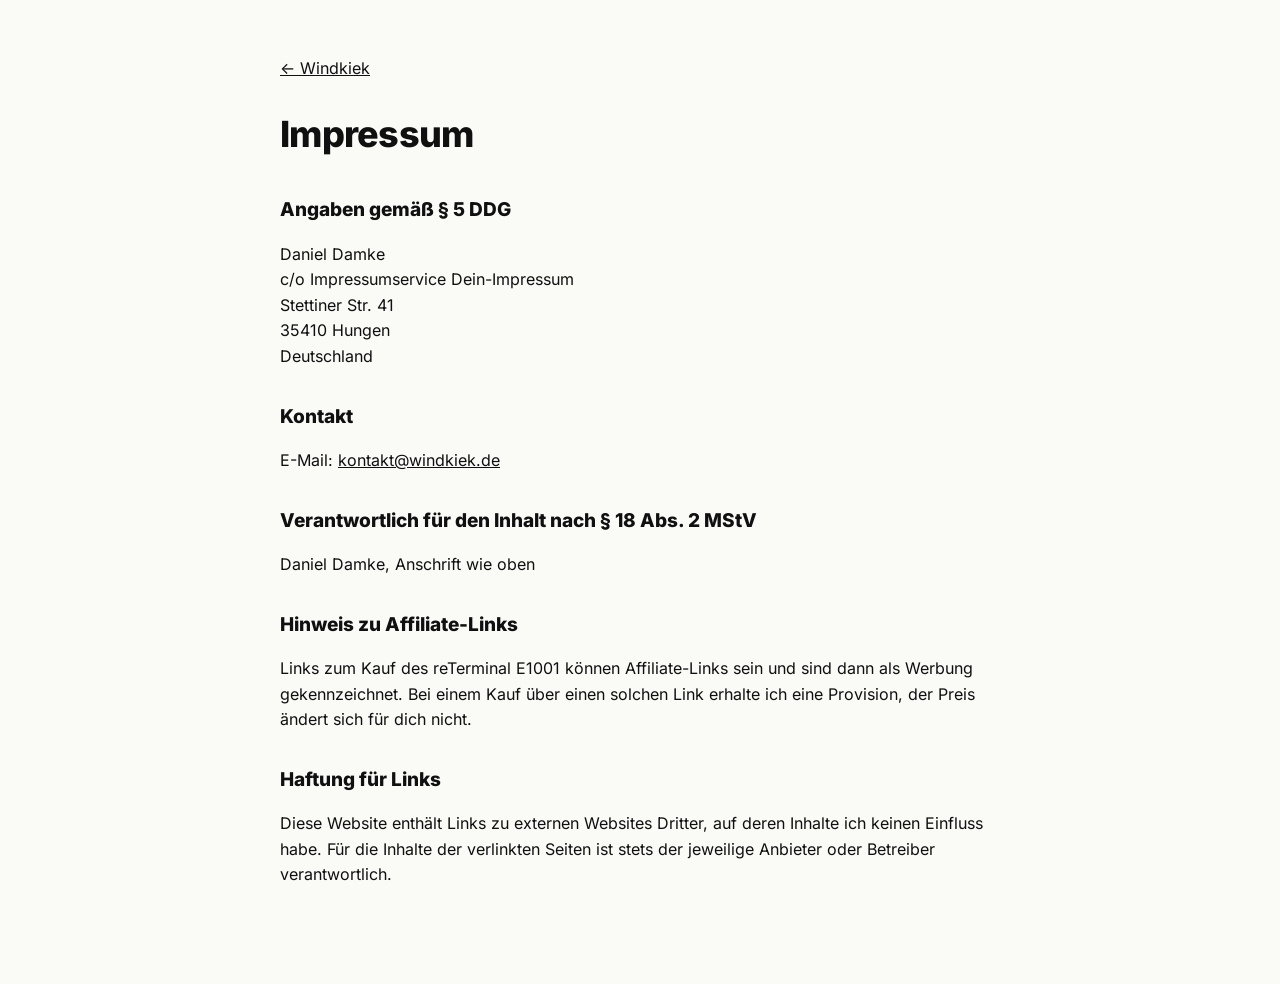
<file: site/impressum.html>
<!doctype html>
<html lang="de">
<head>
<meta charset="utf-8">
<meta name="viewport" content="width=device-width, initial-scale=1">
<meta name="robots" content="noindex">
<title>Impressum – Windkiek</title>
<link rel="stylesheet" href="legal.css">
</head>
<body>
<main>
<p><a href="index.html">← Windkiek</a></p>
<h1>Impressum</h1>

<h2>Angaben gemäß § 5 DDG</h2>
<p>Daniel Damke<br>c/o Impressumservice Dein-Impressum<br>Stettiner Str. 41<br>35410 Hungen<br>Deutschland</p>

<h2>Kontakt</h2>
<p>E-Mail: <a href="mailto:kontakt@windkiek.de">kontakt@windkiek.de</a></p>

<h2>Verantwortlich für den Inhalt nach § 18 Abs. 2 MStV</h2>
<p>Daniel Damke, Anschrift wie oben</p>

<h2>Hinweis zu Affiliate-Links</h2>
<p>Links zum Kauf des reTerminal E1001 können Affiliate-Links sein und sind dann als Werbung gekennzeichnet.
Bei einem Kauf über einen solchen Link erhalte ich eine Provision, der Preis ändert sich für dich nicht.</p>

<h2>Haftung für Links</h2>
<p>Diese Website enthält Links zu externen Websites Dritter, auf deren Inhalte ich keinen Einfluss habe.
Für die Inhalte der verlinkten Seiten ist stets der jeweilige Anbieter oder Betreiber verantwortlich.</p>
</main>
</body>
</html>
</file>
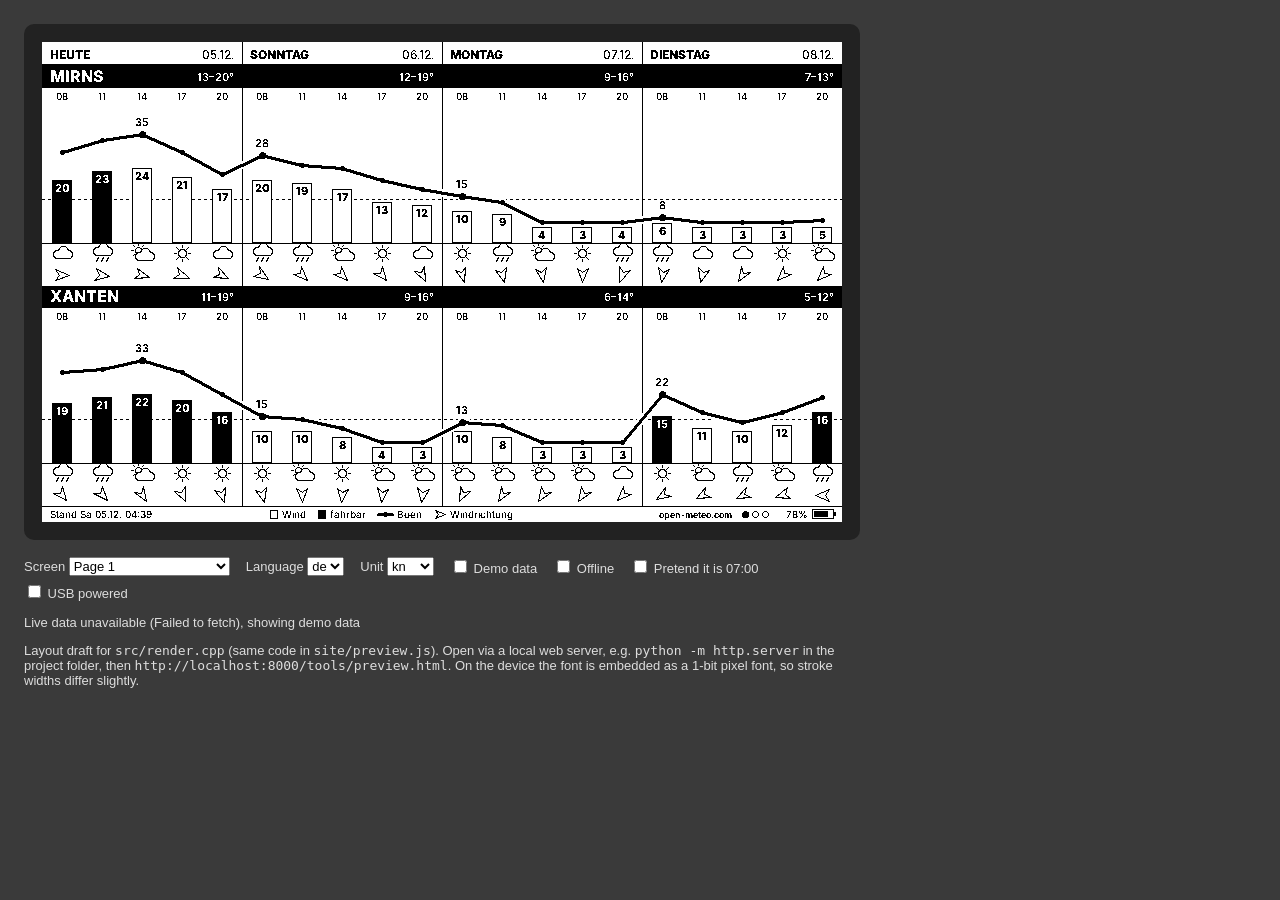
<file: tools/preview.html>
<!doctype html>
<html lang="en">
<head>
<meta charset="utf-8">
<title>ePaper preview</title>
<style>
  @font-face { font-family: Inter; font-weight: 400; src: url(../site/fonts/Inter-400.ttf); }
  @font-face { font-family: Inter; font-weight: 600; src: url(../site/fonts/Inter-600.ttf); }
  @font-face { font-family: Inter; font-weight: 800; src: url(../site/fonts/Inter-800.ttf); }
  body { margin: 0; padding: 24px; background: #3a3a3a; font: 13px sans-serif; color: #ddd; }
  .frame { display: inline-block; padding: 18px; background: #222; border-radius: 10px; }
  canvas { display: block; image-rendering: pixelated; background: #fff; }
  .bar { display: flex; flex-wrap: wrap; gap: 6px 16px; margin: 14px 0; max-width: 836px; }
  select { font: inherit; }
</style>
</head>
<body>
<div class="frame"><canvas id="c" width="800" height="480"></canvas></div>
<div class="bar">
  <label>Screen <select id="screen">
    <option value="p0">Page 1</option><option value="p1">Page 2</option><option value="p2">Page 3 (single spot)</option>
    <option value="wifi">Setup WiFi</option><option value="wifiReason">Setup WiFi after failures</option>
    <option value="settings">Settings info</option><option value="nospots">No spots yet</option><option value="error">Error</option>
  </select></label>
  <label>Language <select id="lang"><option>de</option><option>en</option><option>nl</option></select></label>
  <label>Unit <select id="unit"><option>kn</option><option>ms</option><option>kmh</option><option>bft</option></select></label>
  <label><input type="checkbox" id="demo"> Demo data</label>
  <label><input type="checkbox" id="offline"> Offline</label>
  <label><input type="checkbox" id="morning"> Pretend it is 07:00</label>
  <label><input type="checkbox" id="usb"> USB powered</label>
</div>
<p id="info">Loading …</p>
<p style="max-width:836px">Layout draft for <code>src/render.cpp</code> (same code in <code>site/preview.js</code>).
Open via a local web server, e.g. <code>python -m http.server</code> in the project folder, then
<code>http://localhost:8000/tools/preview.html</code>. On the device the font is embedded as a 1-bit pixel font,
so stroke widths differ slightly.</p>
<script type="module">
import { createScreen, fetchForecast, demoForecast, loadFonts, SPOTS_PER_PAGE } from "../site/preview.js";

// Example spots (on the device they come from the settings page). dirs: bit i = wind from i * 22.5°
const E_TO_W = 0b0001111111110000;  // E (4) .. W (12)
const SPOTS = [
  { name: "Mirns", lat: 52.8491, lon: 5.4846, dirs: E_TO_W, min: 14, sea: true },
  { name: "Xanten", lat: 51.6853, lon: 6.4482, dirs: 0xffff, min: 14, sea: false },
  { name: "Workum", lat: 52.9714, lon: 5.4267, dirs: 0b1111000000011111, min: 15, sea: true },
  { name: "Brouwersdam", lat: 51.7614, lon: 3.8519, dirs: 0b1111111000000001, min: 16, sea: true },
  { name: "Fehmarn Grüner Brink", lat: 54.5258, lon: 11.1689, dirs: 0xffff, min: 13, sea: true },
];
const screen = createScreen(document.getElementById("c"));
const $ = id => document.getElementById(id);
let live = null;

async function draw() {
  const s = { lang: $("lang").value, unit: $("unit").value };
  const now = new Date();
  if ($("morning").checked) now.setHours(7, 0);
  const battery = $("usb").checked ? -1 : 78;
  const sc = $("screen").value;
  if (sc === "wifi") return screen.setupWifi(null);
  if (sc === "wifiReason") return screen.setupWifi({ de: "Keine Verbindung zum WLAN „FRITZ!Box 7590“", en: "Cannot connect to WiFi “FRITZ!Box 7590”", nl: "Geen verbinding met wifi „FRITZ!Box 7590”" }[s.lang]);
  if (sc === "settings") return screen.settingsInfo(s, "192.168.178.57", false);
  if (sc === "nospots") return screen.settingsInfo(s, "192.168.178.57", true);
  if (sc === "error") return screen.error(s, { de: "Keine Verbindung zum WLAN „FRITZ!Box 7590“", en: "Cannot connect to WiFi “FRITZ!Box 7590”", nl: "Geen verbinding met wifi „FRITZ!Box 7590”" }[s.lang], 78, 15);
  const fcs = $("demo").checked || !live ? SPOTS.map((_, i) => demoForecast(i + 1, now.getTime())) : live;
  const page = +sc.slice(1), pageCount = Math.ceil(SPOTS.length / SPOTS_PER_PAGE);
  const idx = [page * 2, page * 2 + 1].filter(i => i < SPOTS.length);
  screen.page(s, idx.map(i => SPOTS[i]), idx.map(i => fcs[i]), page, pageCount, !$("offline").checked, battery, now.getTime());
}

for (const id of ["screen", "lang", "unit", "demo", "offline", "morning", "usb"]) $(id).onchange = draw;
await loadFonts();
draw();
try {
  live = await Promise.all(SPOTS.map(fetchForecast));
  $("info").textContent = `Live data from Open-Meteo, loaded ${new Date().toLocaleTimeString()}`;
} catch (e) {
  $("info").textContent = "Live data unavailable (" + e.message + "), showing demo data";
}
draw();
</script>
</body>
</html>
</file>
<file: site/legal.css>
@font-face { font-family: Inter; font-weight: 400; src: url(fonts/Inter-400.ttf); }
@font-face { font-family: Inter; font-weight: 800; src: url(fonts/Inter-800.ttf); }
body { margin: 0; background: #fafaf7; color: #101010; font: 16px/1.6 Inter, system-ui, sans-serif; }
main { max-width: 720px; margin: 0 auto; padding: 40px 16px 80px; }
h1 { font-size: 36px; letter-spacing: -.02em; }
h2 { font-size: 19px; margin-top: 32px; }
a { color: inherit; }
</file>
